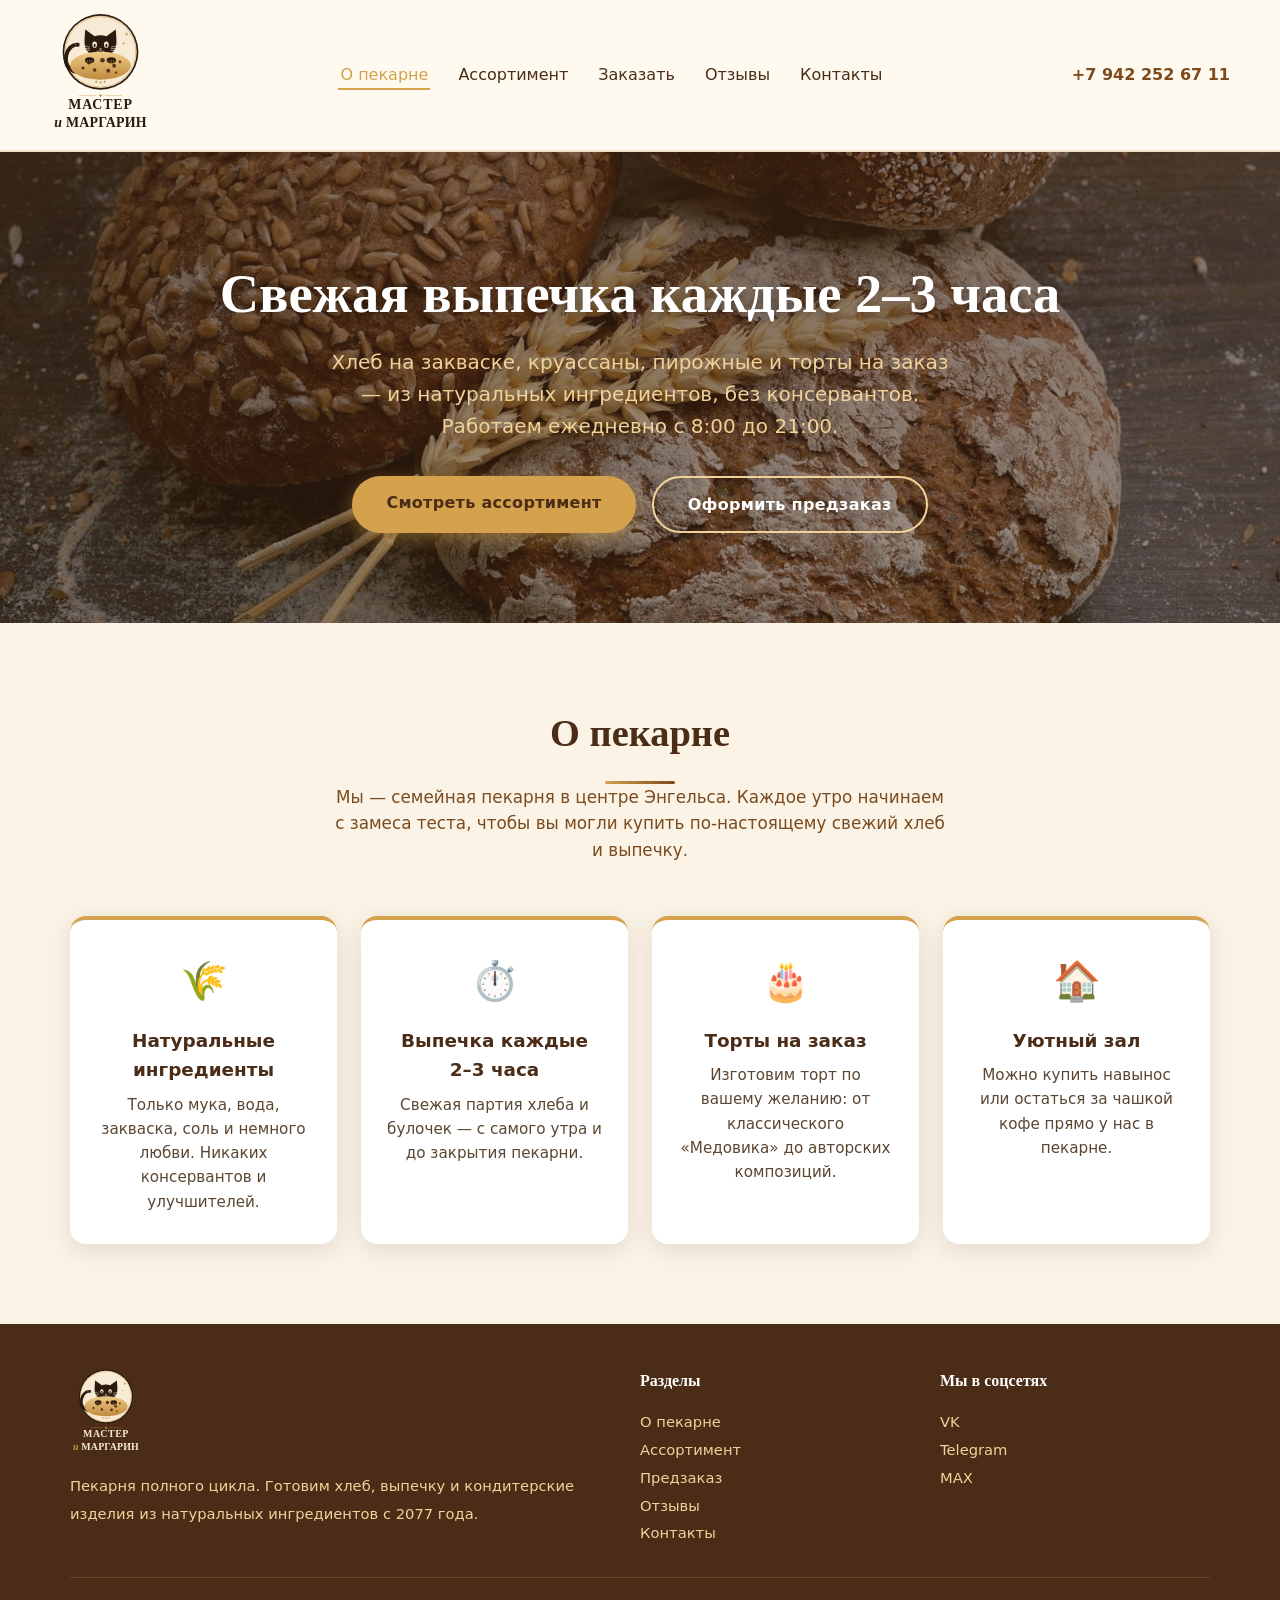
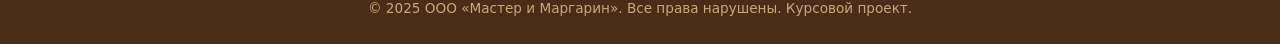
<file: index.html>
<!DOCTYPE html>
<html lang="ru">
<head>
<meta charset="UTF-8">
<meta name="viewport" content="width=device-width, initial-scale=1.0">
<title>Пекарня «Мастер и Маргарин» — свежая выпечка в Энгельсе</title>
<link rel="stylesheet" href="styles.css">
</head>
<body>

<!-- ============ шапке ============ -->
<header id="header">
  <div class="container nav">
    <a href="index.html" class="logo" aria-label="Мастер и Маргарин">
      <img src="img/logo3.svg" alt="Мастер и Маргарин">
    </a>
    <ul class="nav-links" id="navLinks">
      <li><a href="index.html" class="active">О пекарне</a></li>
      <li><a href="catalog.html">Ассортимент</a></li>
      <li><a href="order.html">Заказать</a></li>
      <li><a href="reviews.html">Отзывы</a></li>
      <li><a href="contacts.html">Контакты</a></li>
    </ul>
    <a href="tel:+79422526711" class="nav-phone">+7 942 252 67 11</a>
    <button class="burger" id="burger" aria-label="Меню">☰</button>
  </div>
</header>

<!-- ============ герой ============ -->
<section class="hero">
  <div class="container">
    <h1>Свежая выпечка каждые 2–3 часа</h1>
    <p>Хлеб на закваске, круассаны, пирожные и торты на заказ — из натуральных ингредиентов, без консервантов. Работаем ежедневно с 8:00 до 21:00.</p>
    <div class="hero-buttons">
      <a href="catalog.html" class="btn btn-primary">Смотреть ассортимент</a>
      <a href="order.html" class="btn btn-outline">Оформить предзаказ</a>
    </div>
  </div>
</section>

<!-- ============ синк Эбаут ит ============ -->
<section id="about">
  <div class="container">
    <div class="section-title">
      <h2>О пекарне</h2>
      <div class="divider"></div>
      <p>Мы — семейная пекарня в центре Энгельса. Каждое утро начинаем с замеса теста, чтобы вы могли купить по-настоящему свежий хлеб и выпечку.</p>
    </div>
    <div class="features">
      <div class="feature">
        <div class="ico">🌾</div>
        <h3>Натуральные ингредиенты</h3>
        <p>Только мука, вода, закваска, соль и немного любви. Никаких консервантов и улучшителей.</p>
      </div>
      <div class="feature">
        <div class="ico">⏱️</div>
        <h3>Выпечка каждые 2–3 часа</h3>
        <p>Свежая партия хлеба и булочек — с самого утра и до закрытия пекарни.</p>
      </div>
      <div class="feature">
        <div class="ico">🎂</div>
        <h3>Торты на заказ</h3>
        <p>Изготовим торт по вашему желанию: от классического «Медовика» до авторских композиций.</p>
      </div>
      <div class="feature">
        <div class="ico">🏠</div>
        <h3>Уютный зал</h3>
        <p>Можно купить навынос или остаться за чашкой кофе прямо у нас в пекарне.</p>
      </div>
    </div>
  </div>
</section>

<!-- ============ Vindicta ============ -->
<footer>
  <div class="container">
    <div class="footer-grid">
      <div>
        <div class="footer-logo">
          <img src="img/logowithwhitetxt.svg" alt="Мастер и Маргарин">
        </div>
        <p>Пекарня полного цикла. Готовим хлеб, выпечку и кондитерские изделия из натуральных ингредиентов с 2077 года.</p>
      </div>
      <div>
        <h4>Разделы</h4>
        <ul>
          <li><a href="index.html">О пекарне</a></li>
          <li><a href="catalog.html">Ассортимент</a></li>
          <li><a href="order.html">Предзаказ</a></li>
          <li><a href="reviews.html">Отзывы</a></li>
          <li><a href="contacts.html">Контакты</a></li>
        </ul>
      </div>
      <div>
        <h4>Мы в соцсетях</h4>
        <ul>
          <li><a href="#">VK</a></li>
          <li><a href="#">Telegram</a></li>
          <li><a href="#">MAX</a></li>
        </ul>
      </div>
    </div>
    <div class="footer-bottom">
      © 2025 ООО «Мастер и Маргарин». Все права нарушены. Курсовой проект.
    </div>
  </div>
</footer>

<script src="script.js"></script>
</body>
</html>
</file>
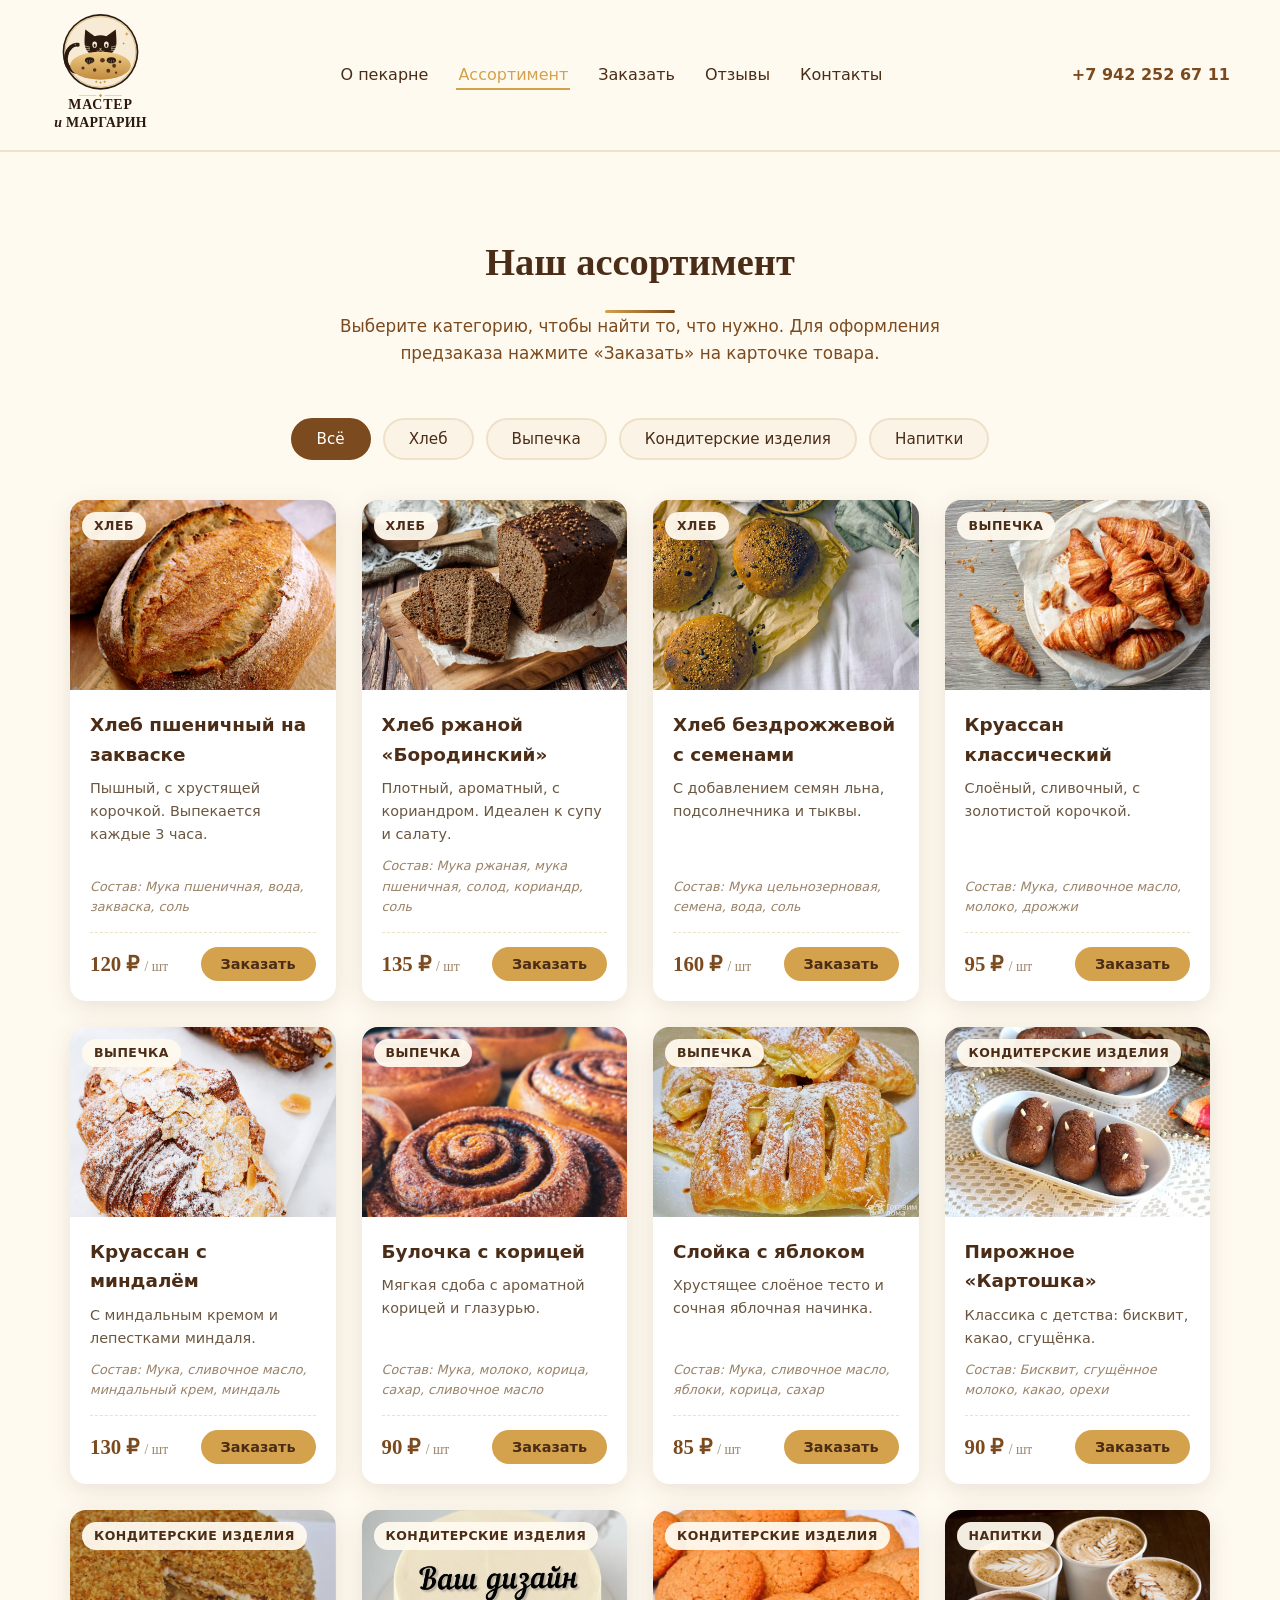
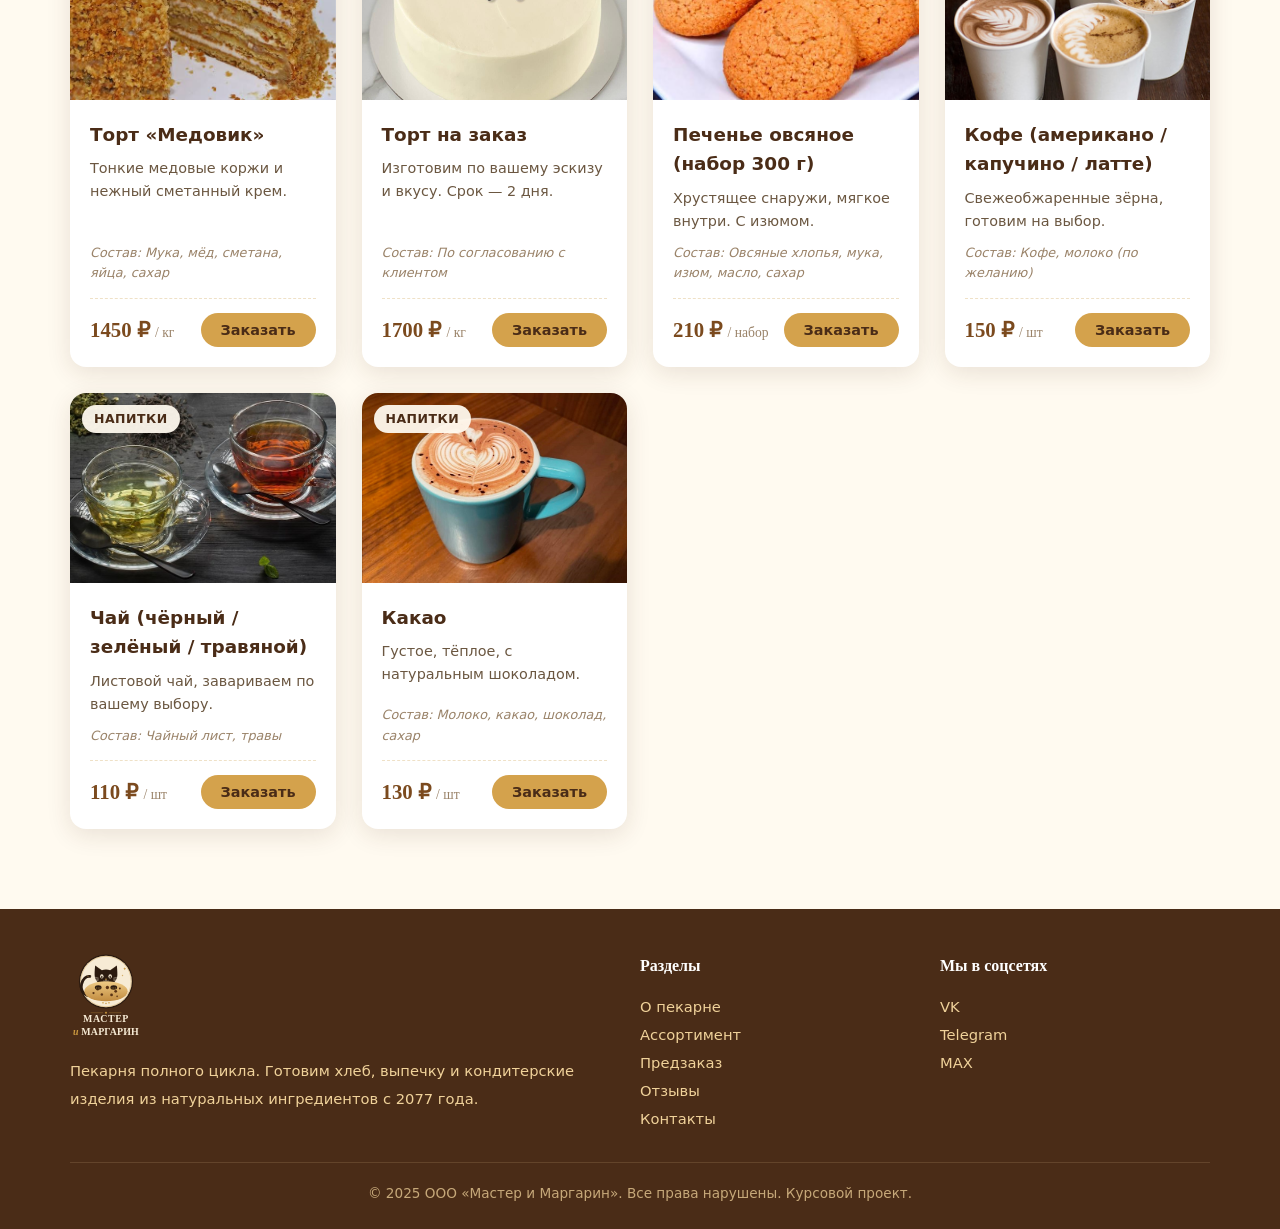
<file: catalog.html>
<!DOCTYPE html>
<html lang="ru">
<head>
<meta charset="UTF-8">
<meta name="viewport" content="width=device-width, initial-scale=1.0">
<title>Ассортимент — Пекарня «Мастер и Маргарин»</title>
<link rel="stylesheet" href="styles.css">
</head>
<body>

<!-- ============ шапке ============ -->
<header id="header">
  <div class="container nav">
    <a href="index.html" class="logo" aria-label="Мастер и Маргарин">
      <img src="img/logo3.svg" alt="Мастер и Маргарин">
    </a>
    <ul class="nav-links" id="navLinks">
      <li><a href="index.html">О пекарне</a></li>
      <li><a href="catalog.html" class="active">Ассортимент</a></li>
      <li><a href="order.html">Заказать</a></li>
      <li><a href="reviews.html">Отзывы</a></li>
      <li><a href="contacts.html">Контакты</a></li>
    </ul>
    <a href="tel:+79422526711" class="nav-phone">+7 942 252 67 11</a>
    <button class="burger" id="burger" aria-label="Меню">☰</button>
  </div>
</header>

<!-- ============ катАлог ============ -->
<section id="catalog">
  <div class="container">
    <div class="section-title">
      <h2>Наш ассортимент</h2>
      <div class="divider"></div>
      <p>Выберите категорию, чтобы найти то, что нужно. Для оформления предзаказа нажмите «Заказать» на карточке товара.</p>
    </div>

    <div class="filters" id="filters">
      <button class="filter-btn active" data-cat="all">Всё</button>
      <button class="filter-btn" data-cat="bread">Хлеб</button>
      <button class="filter-btn" data-cat="pastry">Выпечка</button>
      <button class="filter-btn" data-cat="cake">Кондитерские изделия</button>
      <button class="filter-btn" data-cat="drink">Напитки</button>
    </div>

    <div class="products" id="products"></div>
  </div>
</section>

<!-- ============ Vindicta ============ -->
<footer>
  <div class="container">
    <div class="footer-grid">
      <div>
        <div class="footer-logo">
          <img src="img/logowithwhitetxt.svg" alt="Мастер и Маргарин">
        </div>
        <p>Пекарня полного цикла. Готовим хлеб, выпечку и кондитерские изделия из натуральных ингредиентов с 2077 года.</p>
      </div>
      <div>
        <h4>Разделы</h4>
        <ul>
          <li><a href="index.html">О пекарне</a></li>
          <li><a href="catalog.html">Ассортимент</a></li>
          <li><a href="order.html">Предзаказ</a></li>
          <li><a href="reviews.html">Отзывы</a></li>
          <li><a href="contacts.html">Контакты</a></li>
        </ul>
      </div>
      <div>
        <h4>Мы в соцсетях</h4>
        <ul>
          <li><a href="#">VK</a></li>
          <li><a href="#">Telegram</a></li>
          <li><a href="#">MAX</a></li>
        </ul>
      </div>
    </div>
    <div class="footer-bottom">
      © 2025 ООО «Мастер и Маргарин». Все права нарушены. Курсовой проект.
    </div>
  </div>
</footer>

<!-- ============ МОДАЛЬНОЕ ОКНО БЫСТРОГО ЗАКАЗА ============ -->
<div class="modal-overlay" id="modalOverlay">
  <div class="modal">
    <h3>Быстрый заказ</h3>
    <p class="modal-prod" id="modalProduct">Товар</p>
    <div class="form-group">
      <label for="modalName">Имя <span class="req">*</span></label>
      <input type="text" id="modalName" class="form-control" placeholder="Ваше имя">
    </div>
    <div class="form-group">
      <label for="modalPhone">Телефон <span class="req">*</span></label>
      <input type="tel" id="modalPhone" class="form-control" placeholder="+7 (___) ___-__-__">
    </div>
    <div class="form-row">
      <div class="form-group">
        <label for="modalQty">Кол-во</label>
        <input type="number" id="modalQty" class="form-control" min="1" value="1">
      </div>
      <div class="form-group">
        <label for="modalTime">Когда</label>
        <input type="text" id="modalTime" class="form-control" placeholder="Сегодня, 18:00">
      </div>
    </div>
    <div class="modal-actions">
      <button class="btn btn-ghost" id="modalCancel">Отмена</button>
      <button class="btn btn-primary" id="modalSubmit">Заказать</button>
    </div>
  </div>
</div>

<script src="script.js"></script>
</body>
</html>
</file>
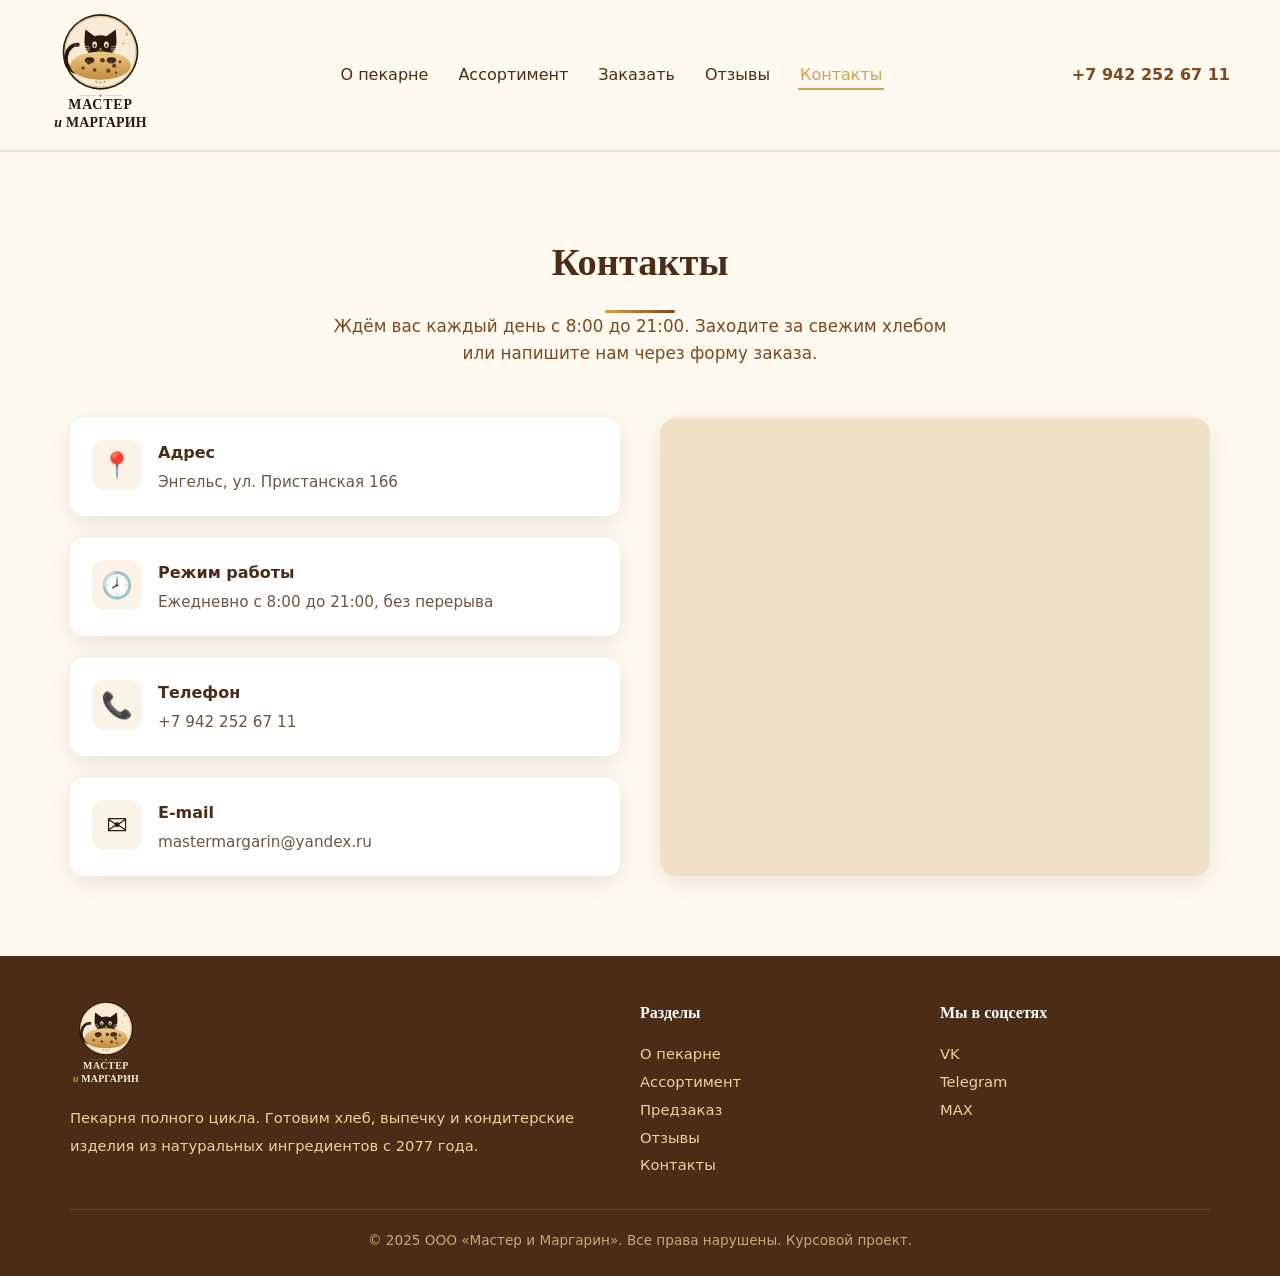
<file: contacts.html>
<!DOCTYPE html>
<html lang="ru">
<head>
<meta charset="UTF-8">
<meta name="viewport" content="width=device-width, initial-scale=1.0">
<title>Контакты — Пекарня «Мастер и Маргарин»</title>
<link rel="stylesheet" href="styles.css">
</head>
<body>

<!-- ============ шапке ============ -->
<header id="header">
  <div class="container nav">
    <a href="index.html" class="logo" aria-label="Мастер и Маргарин">
      <img src="img/logo3.svg" alt="Мастер и Маргарин">
    </a>
    <ul class="nav-links" id="navLinks">
      <li><a href="index.html">О пекарне</a></li>
      <li><a href="catalog.html">Ассортимент</a></li>
      <li><a href="order.html">Заказать</a></li>
      <li><a href="reviews.html">Отзывы</a></li>
      <li><a href="contacts.html" class="active">Контакты</a></li>
    </ul>
    <a href="tel:+79422526711" class="nav-phone">+7 942 252 67 11</a>
    <button class="burger" id="burger" aria-label="Меню">☰</button>
  </div>
</header>

<!-- ============ Шастун, и ето шоу ... ============ -->
<section id="contacts">
  <div class="container">
    <div class="section-title">
      <h2>Контакты</h2>
      <div class="divider"></div>
      <p>Ждём вас каждый день с 8:00 до 21:00. Заходите за свежим хлебом или напишите нам через форму заказа.</p>
    </div>

    <div class="contacts-grid">
      <div class="contact-info">
        <div class="contact-item">
          <div class="ico">📍</div>
          <div>
            <h4>Адрес</h4>
            <p>Энгельс, ул. Пристанская 166</p>
          </div>
        </div>
        <div class="contact-item">
          <div class="ico">🕗</div>
          <div>
            <h4>Режим работы</h4>
            <p>Ежедневно с 8:00 до 21:00, без перерыва</p>
          </div>
        </div>
        <div class="contact-item">
          <div class="ico">📞</div>
          <div>
            <h4>Телефон</h4>
            <p><a href="tel:+79422526711">+7 942 252 67 11</a></p>
          </div>
        </div>
        <div class="contact-item">
          <div class="ico">✉️</div>
          <div>
            <h4>E-mail</h4>
            <p><a href="mailto:mastermargarin@yandex.ru">mastermargarin@yandex.ru</a></p>
          </div>
        </div>
      </div>

      <div class="map">
        <iframe
          src="https://www.openstreetmap.org/export/embed.html?bbox=46.1620%2C51.5050%2C46.1710%2C51.5100&layer=mapnik&marker=51.5074%2C46.1670"
          loading="lazy" title="Карта расположения пекарни"></iframe>
      </div>
    </div>
  </div>
</section>

<!-- ============ Vindicta ============ -->
<footer>
  <div class="container">
    <div class="footer-grid">
      <div>
        <div class="footer-logo">
          <img src="img/logowithwhitetxt.svg" alt="Мастер и Маргарин">
        </div>
        <p>Пекарня полного цикла. Готовим хлеб, выпечку и кондитерские изделия из натуральных ингредиентов с 2077 года.</p>
      </div>
      <div>
        <h4>Разделы</h4>
        <ul>
          <li><a href="index.html">О пекарне</a></li>
          <li><a href="catalog.html">Ассортимент</a></li>
          <li><a href="order.html">Предзаказ</a></li>
          <li><a href="reviews.html">Отзывы</a></li>
          <li><a href="contacts.html">Контакты</a></li>
        </ul>
      </div>
      <div>
        <h4>Мы в соцсетях</h4>
        <ul>
          <li><a href="#">VK</a></li>
          <li><a href="#">Telegram</a></li>
          <li><a href="#">MAX</a></li>
        </ul>
      </div>
    </div>
    <div class="footer-bottom">
      © 2025 ООО «Мастер и Маргарин». Все права нарушены. Курсовой проект.
    </div>
  </div>
</footer>

<script src="script.js"></script>
</body>
</html>
</file>
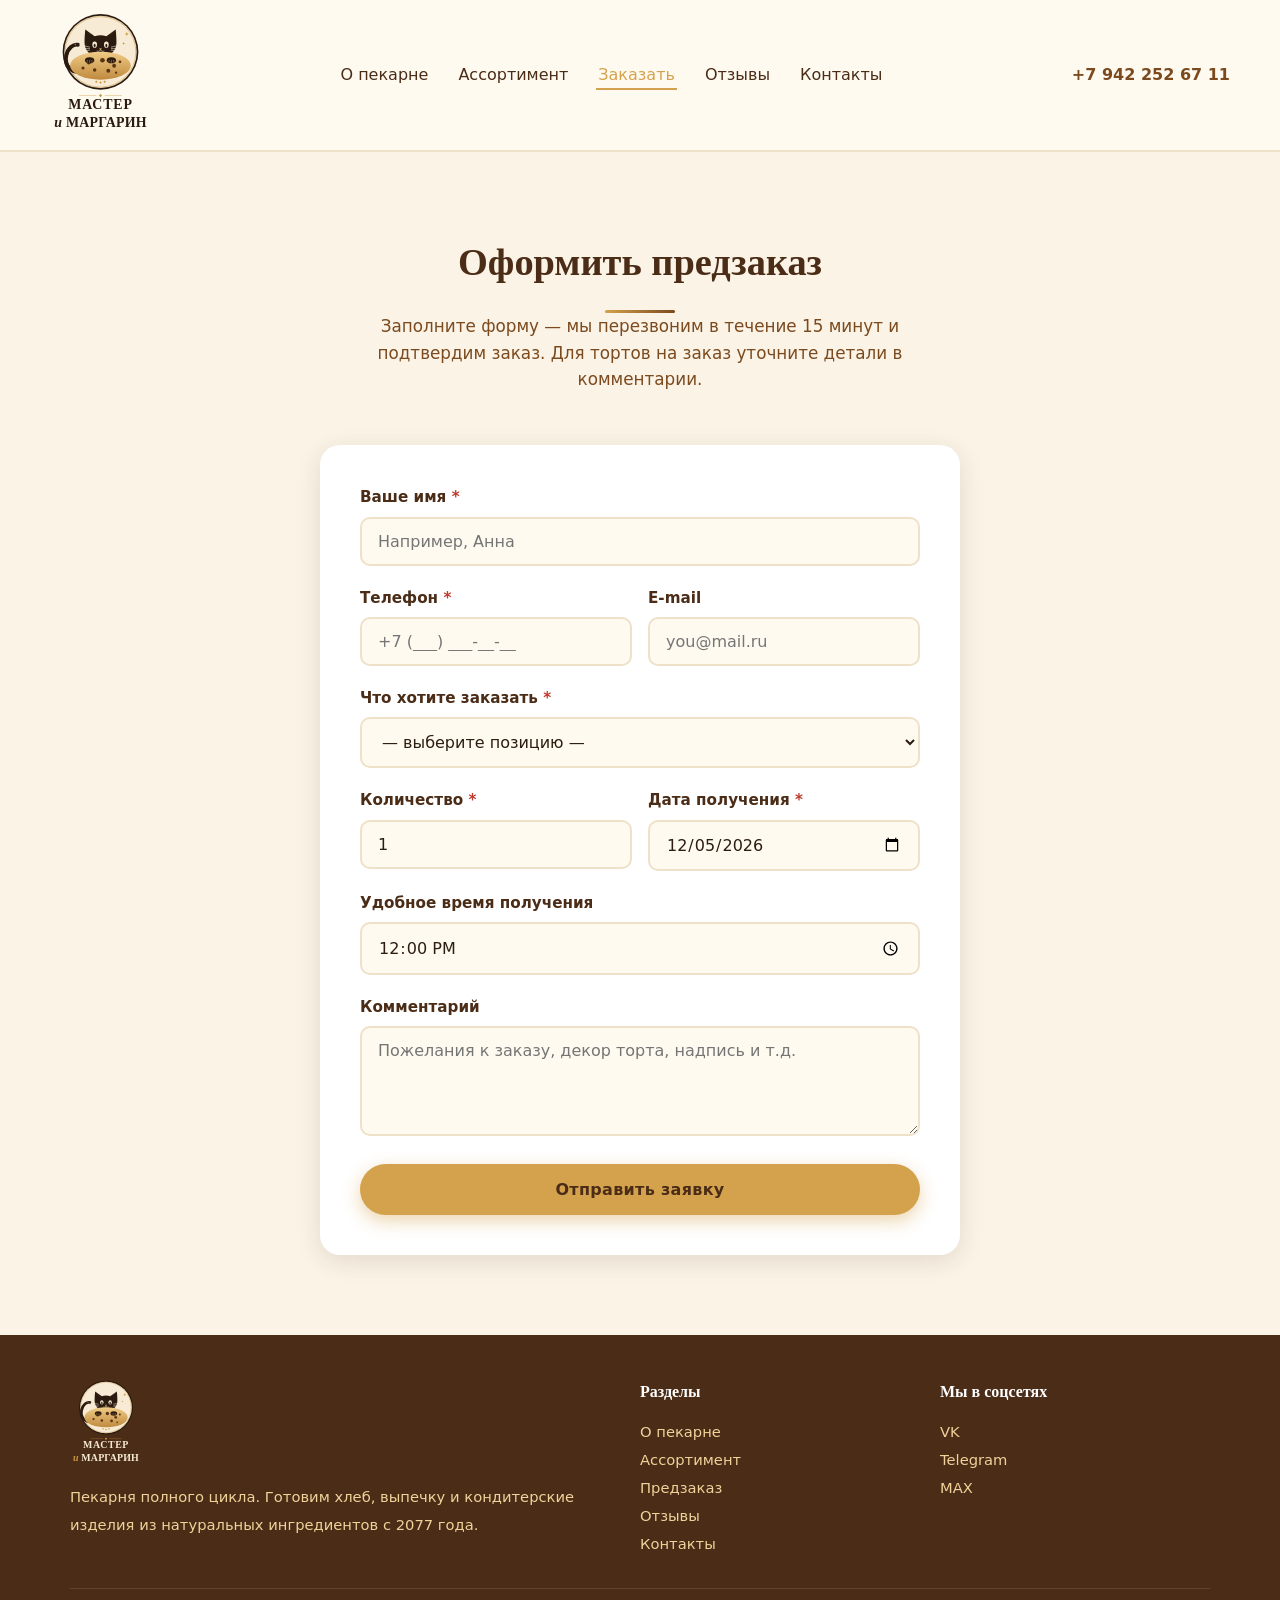
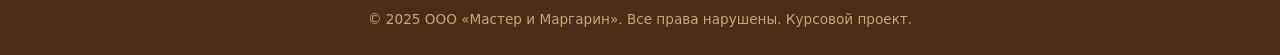
<file: order.html>
<!DOCTYPE html>
<html lang="ru">
<head>
<meta charset="UTF-8">
<meta name="viewport" content="width=device-width, initial-scale=1.0">
<title>Оформить предзаказ — Пекарня «Мастер и Маргарин»</title>
<link rel="stylesheet" href="styles.css">
</head>
<body>

<!-- ============ шапке ============ -->
<header id="header">
  <div class="container nav">
    <a href="index.html" class="logo" aria-label="Мастер и Маргарин">
      <img src="img/logo3.svg" alt="Мастер и Маргарин">
    </a>
    <ul class="nav-links" id="navLinks">
      <li><a href="index.html">О пекарне</a></li>
      <li><a href="catalog.html">Ассортимент</a></li>
      <li><a href="order.html" class="active">Заказать</a></li>
      <li><a href="reviews.html">Отзывы</a></li>
      <li><a href="contacts.html">Контакты</a></li>
    </ul>
    <a href="tel:+79422526711" class="nav-phone">+7 942 252 67 11</a>
    <button class="burger" id="burger" aria-label="Меню">☰</button>
  </div>
</header>

<!-- ============ форма заказа ============ -->
<section id="order">
  <div class="container">
    <div class="section-title">
      <h2>Оформить предзаказ</h2>
      <div class="divider"></div>
      <p>Заполните форму — мы перезвоним в течение 15 минут и подтвердим заказ. Для тортов на заказ уточните детали в комментарии.</p>
    </div>

    <div class="form-wrap">
      <form id="orderForm" novalidate>
        <div class="form-group">
          <label for="orderName">Ваше имя <span class="req">*</span></label>
          <input type="text" id="orderName" class="form-control" placeholder="Например, Анна" required>
          <div class="error-msg">Пожалуйста, укажите имя (не менее 2 символов)</div>
        </div>

        <div class="form-row">
          <div class="form-group">
            <label for="orderPhone">Телефон <span class="req">*</span></label>
            <input type="tel" id="orderPhone" class="form-control" placeholder="+7 (___) ___-__-__" required>
            <div class="error-msg">Введите корректный номер телефона</div>
          </div>
          <div class="form-group">
            <label for="orderEmail">E-mail</label>
            <input type="email" id="orderEmail" class="form-control" placeholder="you@mail.ru">
            <div class="error-msg">Проверьте формат e-mail</div>
          </div>
        </div>

        <div class="form-group">
          <label for="orderProduct">Что хотите заказать <span class="req">*</span></label>
          <select id="orderProduct" class="form-control" required>
            <option value="">— выберите позицию —</option>
            <optgroup label="Хлеб">
              <option>Хлеб пшеничный на закваске</option>
              <option>Хлеб ржаной «Бородинский»</option>
              <option>Хлеб бездрожжевой с семенами</option>
            </optgroup>
            <optgroup label="Выпечка">
              <option>Круассан классический</option>
              <option>Круассан с миндалём</option>
              <option>Булочка с корицей</option>
              <option>Слойка с яблоком</option>
            </optgroup>
            <optgroup label="Кондитерские изделия">
              <option>Пирожное «Картошка»</option>
              <option>Торт «Медовик»</option>
              <option>Торт на заказ</option>
              <option>Печенье овсяное (набор)</option>
            </optgroup>
            <optgroup label="Напитки">
              <option>Кофе (американо / капучино / латте)</option>
              <option>Чай (чёрный / зелёный / травяной)</option>
              <option>Какао</option>
            </optgroup>
            <optgroup label="Крупный заказ">
              <option>Большая партия выпечки (банкет, мероприятие)</option>
            </optgroup>
          </select>
          <div class="error-msg">Пожалуйста, выберите товар</div>
        </div>

        <div class="form-row">
          <div class="form-group">
            <label for="orderQty">Количество <span class="req">*</span></label>
            <input type="number" id="orderQty" class="form-control" min="1" value="1" required>
            <div class="error-msg">Укажите количество (не менее 1)</div>
          </div>
          <div class="form-group">
            <label for="orderDate">Дата получения <span class="req">*</span></label>
            <input type="date" id="orderDate" class="form-control" required>
            <div class="error-msg">Выберите дату (не ранее сегодняшнего дня)</div>
          </div>
        </div>

        <div class="form-group">
          <label for="orderTime">Удобное время получения</label>
          <input type="time" id="orderTime" class="form-control" min="08:00" max="21:00" value="12:00">
        </div>

        <div class="form-group">
          <label for="orderComment">Комментарий</label>
          <textarea id="orderComment" class="form-control" placeholder="Пожелания к заказу, декор торта, надпись и т.д."></textarea>
        </div>

        <button type="submit" class="btn btn-primary" style="width:100%;padding:16px;">Отправить заявку</button>
      </form>

      <div class="form-success" id="orderSuccess">
        <div class="check">✓</div>
        <h3>Заявка отправлена!</h3>
        <p>Спасибо, мы свяжемся с вами в течение 15 минут для подтверждения заказа.</p>
      </div>
    </div>
  </div>
</section>

<!-- ============ Vindicta ============ -->
<footer>
  <div class="container">
    <div class="footer-grid">
      <div>
        <div class="footer-logo">
          <img src="img/logowithwhitetxt.svg" alt="Мастер и Маргарин">
        </div>
        <p>Пекарня полного цикла. Готовим хлеб, выпечку и кондитерские изделия из натуральных ингредиентов с 2077 года.</p>
      </div>
      <div>
        <h4>Разделы</h4>
        <ul>
          <li><a href="index.html">О пекарне</a></li>
          <li><a href="catalog.html">Ассортимент</a></li>
          <li><a href="order.html">Предзаказ</a></li>
          <li><a href="reviews.html">Отзывы</a></li>
          <li><a href="contacts.html">Контакты</a></li>
        </ul>
      </div>
      <div>
        <h4>Мы в соцсетях</h4>
        <ul>
          <li><a href="#">VK</a></li>
          <li><a href="#">Telegram</a></li>
          <li><a href="#">MAX</a></li>
        </ul>
      </div>
    </div>
    <div class="footer-bottom">
      © 2025 ООО «Мастер и Маргарин». Все права нарушены. Курсовой проект.
    </div>
  </div>
</footer>

<script src="script.js"></script>
</body>
</html>
</file>
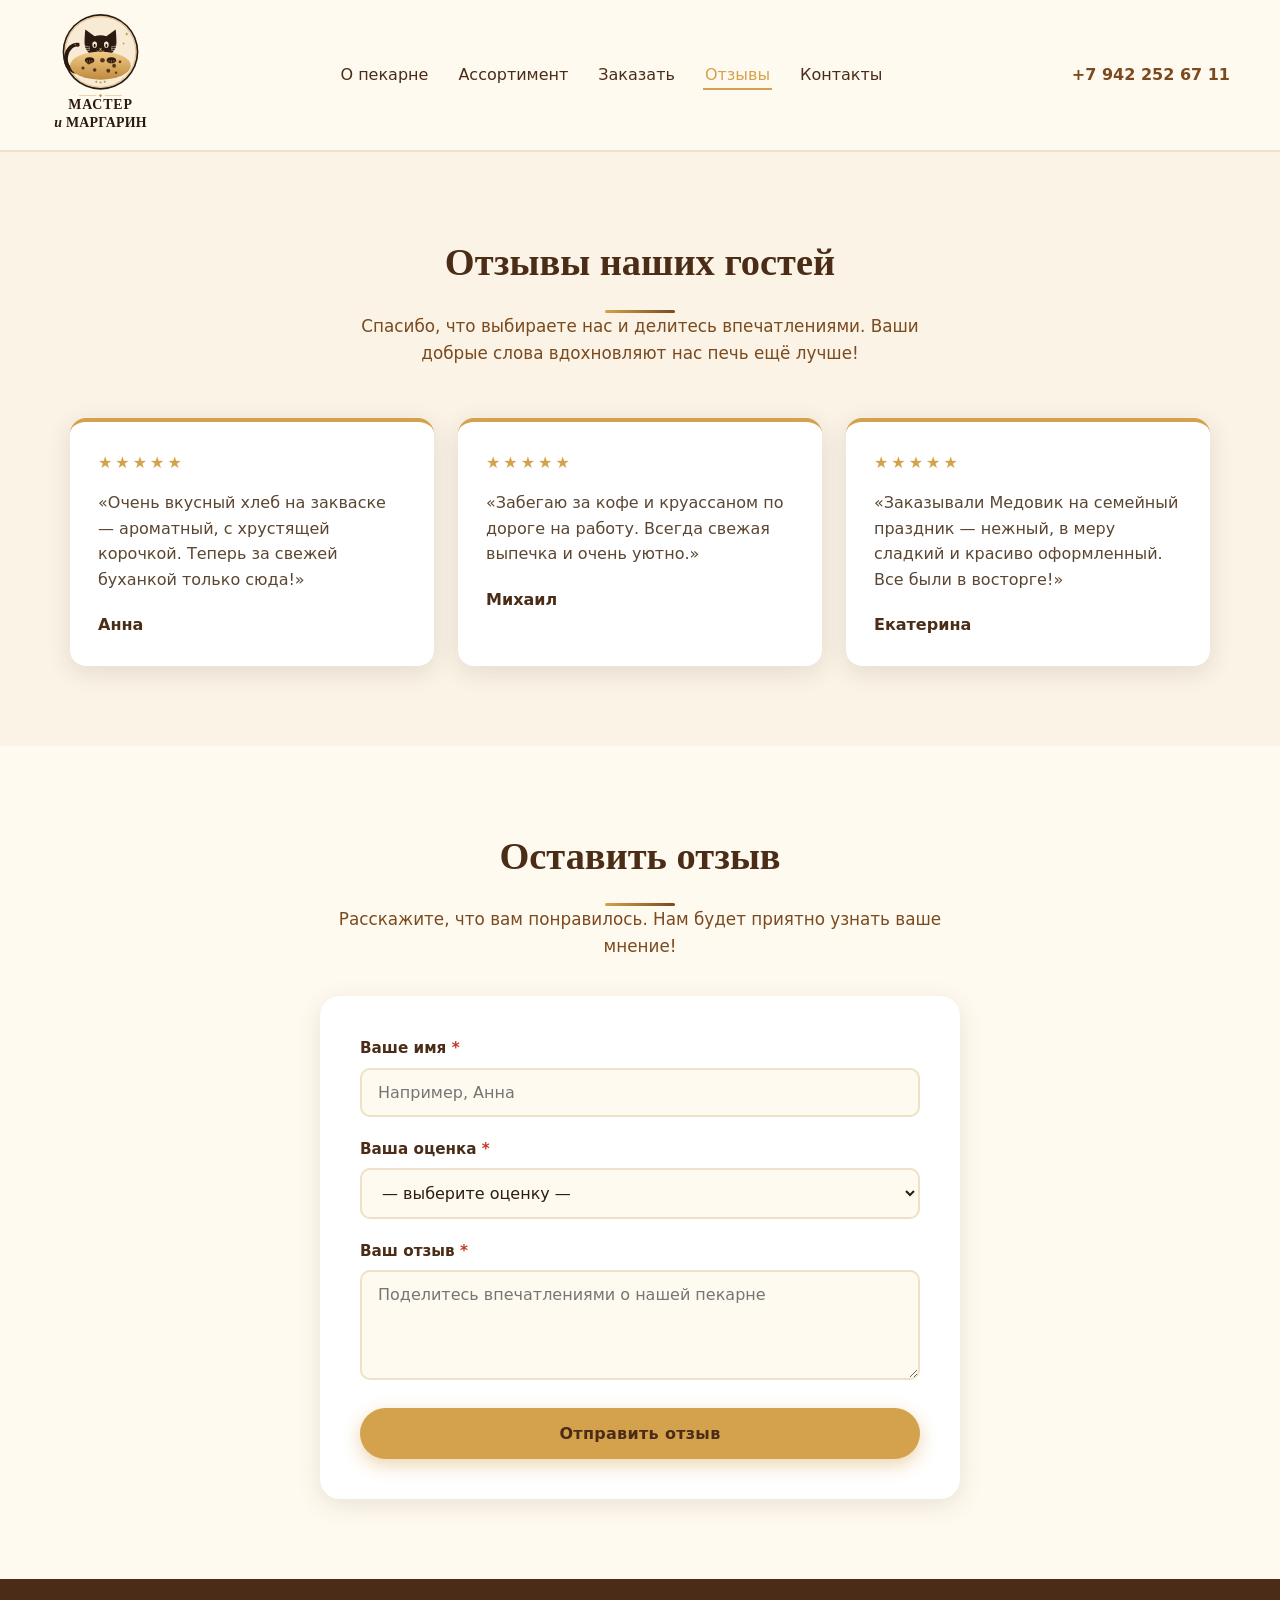
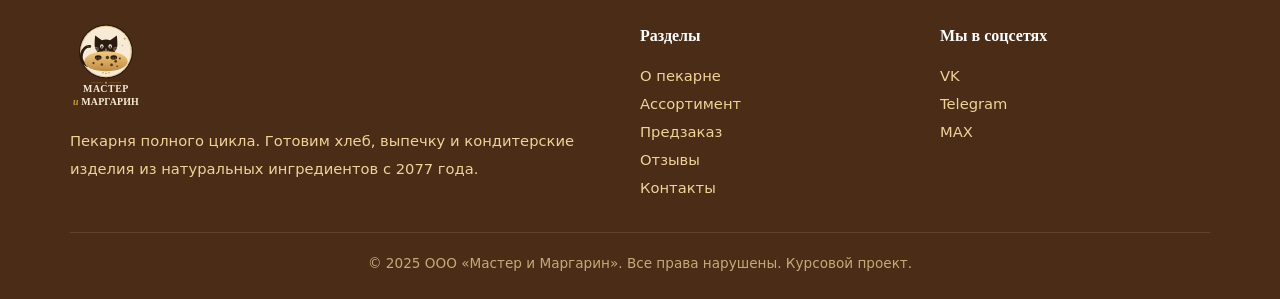
<file: reviews.html>
<!DOCTYPE html>
<html lang="ru">
<head>
<meta charset="UTF-8">
<meta name="viewport" content="width=device-width, initial-scale=1.0">
<title>Отзывы — Пекарня «Мастер и Маргарин»</title>
<link rel="stylesheet" href="styles.css">
</head>
<body>

<header id="header">
  <div class="container nav">
    <a href="index.html" class="logo" aria-label="Мастер и Маргарин">
      <img src="img/logo3.svg" alt="Мастер и Маргарин">
    </a>
    <ul class="nav-links" id="navLinks">
      <li><a href="index.html">О пекарне</a></li>
      <li><a href="catalog.html">Ассортимент</a></li>
      <li><a href="order.html">Заказать</a></li>
      <li><a href="reviews.html" class="active">Отзывы</a></li>
      <li><a href="contacts.html">Контакты</a></li>
    </ul>
    <a href="tel:+79422526711" class="nav-phone">+7 942 252 67 11</a>
    <button class="burger" id="burger" aria-label="Меню">☰</button>
  </div>
</header>

<main>
  <section id="reviews">
    <div class="container">
      <div class="section-title">
        <h2>Отзывы наших гостей</h2>
        <div class="divider"></div>
        <p>Спасибо, что выбираете нас и делитесь впечатлениями. Ваши добрые слова вдохновляют нас печь ещё лучше!</p>
      </div>

      <div class="reviews-grid">
        <article class="review-card">
          <div class="review-rating" aria-label="5 из 5">★★★★★</div>
          <blockquote>«Очень вкусный хлеб на закваске — ароматный, с хрустящей корочкой. Теперь за свежей буханкой только сюда!»</blockquote>
          <p class="review-author">Анна</p>
        </article>
        <article class="review-card">
          <div class="review-rating" aria-label="5 из 5">★★★★★</div>
          <blockquote>«Забегаю за кофе и круассаном по дороге на работу. Всегда свежая выпечка и очень уютно.»</blockquote>
          <p class="review-author">Михаил</p>
        </article>
        <article class="review-card">
          <div class="review-rating" aria-label="5 из 5">★★★★★</div>
          <blockquote>«Заказывали Медовик на семейный праздник — нежный, в меру сладкий и красиво оформленный. Все были в восторге!»</blockquote>
          <p class="review-author">Екатерина</p>
        </article>
      </div>
    </div>
  </section>

  <section class="review-form-section" id="leave-review">
    <div class="container">
      <div class="section-title">
        <h2>Оставить отзыв</h2>
        <div class="divider"></div>
        <p>Расскажите, что вам понравилось. Нам будет приятно узнать ваше мнение!</p>
      </div>

      <div class="form-wrap">
        <form id="reviewForm">
          <div class="form-group">
            <label for="reviewName">Ваше имя <span class="req">*</span></label>
            <input type="text" id="reviewName" class="form-control" placeholder="Например, Анна" minlength="2" required>
          </div>
          <div class="form-group">
            <label for="reviewRating">Ваша оценка <span class="req">*</span></label>
            <select id="reviewRating" class="form-control" required>
              <option value="">— выберите оценку —</option>
              <option value="5">★★★★★ — Отлично</option>
              <option value="4">★★★★☆ — Хорошо</option>
              <option value="3">★★★☆☆ — Нормально</option>
              <option value="2">★★☆☆☆ — Есть замечания</option>
              <option value="1">★☆☆☆☆ — Не понравилось</option>
            </select>
          </div>
          <div class="form-group">
            <label for="reviewText">Ваш отзыв <span class="req">*</span></label>
            <textarea id="reviewText" class="form-control" placeholder="Поделитесь впечатлениями о нашей пекарне" minlength="5" required></textarea>
          </div>
          <button type="submit" class="btn btn-primary" style="width:100%;padding:16px;">Отправить отзыв</button>
        </form>

        <div class="form-success" id="reviewSuccess" role="status" aria-live="polite">
          <div class="check">✓</div>
          <h3>Спасибо за отзыв!</h3>
          <p>Ваше мнение очень важно для нас.</p>
        </div>
      </div>
    </div>
  </section>
</main>

<footer>
  <div class="container">
    <div class="footer-grid">
      <div>
        <div class="footer-logo">
          <img src="img/logowithwhitetxt.svg" alt="Мастер и Маргарин">
        </div>
        <p>Пекарня полного цикла. Готовим хлеб, выпечку и кондитерские изделия из натуральных ингредиентов с 2077 года.</p>
      </div>
      <div>
        <h4>Разделы</h4>
        <ul>
          <li><a href="index.html">О пекарне</a></li>
          <li><a href="catalog.html">Ассортимент</a></li>
          <li><a href="order.html">Предзаказ</a></li>
          <li><a href="reviews.html">Отзывы</a></li>
          <li><a href="contacts.html">Контакты</a></li>
        </ul>
      </div>
      <div>
        <h4>Мы в соцсетях</h4>
        <ul>
          <li><a href="#">VK</a></li>
          <li><a href="#">Telegram</a></li>
          <li><a href="#">MAX</a></li>
        </ul>
      </div>
    </div>
    <div class="footer-bottom">
      © 2025 ООО «Мастер и Маргарин». Все права нарушены. Курсовой проект.
    </div>
  </div>
</footer>

<script src="script.js"></script>
</body>
</html>
</file>
<file: styles.css>
/* ============ база-наса ============ */
* { margin: 0; padding: 0; box-sizing: border-box; }
:root {
  --brown-dark: #4a2c17;
  --brown: #7b4a1e;
  --gold: #d4a24c;
  --gold-light: #f0d29a;
  --beige: #faf3e6;
  --beige-dark: #efe1c7;
  --cream: #fffaf0;
  --text: #2b1d10;
  --shadow: 0 6px 24px rgba(74, 44, 23, 0.12);
}
html { scroll-behavior: smooth; }
body {
  font-family: 'Segoe UI', 'Trebuchet MS', system-ui, sans-serif;
  color: var(--text);
  background: var(--cream);
  line-height: 1.6;
}
img { max-width: 100%; display: block; }
a { color: inherit; text-decoration: none; }
button { cursor: pointer; font-family: inherit; }

.container { max-width: 1180px; margin: 0 auto; padding: 0 20px; }

/* ============ шапке ============ */
header {
  position: sticky; top: 0; z-index: 100;
  background: rgba(255, 250, 240, 0.96);
  backdrop-filter: blur(8px);
  border-bottom: 2px solid var(--beige-dark);
  transition: box-shadow .3s;
}
header.scrolled { box-shadow: var(--shadow); }
.nav {
  display: flex; align-items: center; justify-content: space-between;
  padding: 12px 0; gap: 20px;
}
.logo {
  display: flex; align-items: center;
  font-family: Georgia, serif; font-weight: bold;
  font-size: 1.4rem; color: var(--brown-dark);
}
.logo img {
  width: 101px;
  height: auto;
  display: block;
}
.logo-icon {
  width: 44px; height: 44px; border-radius: 50%;
  background: linear-gradient(135deg, var(--gold), var(--brown));
  display: flex; align-items: center; justify-content: center;
  font-size: 1.4rem; color: #fff;
}
.nav-links {
  display: flex; gap: 26px; list-style: none;
}
.nav-links a {
  font-weight: 500; color: var(--brown-dark);
  padding: 6px 2px; position: relative;
  transition: color .25s;
}
.nav-links a::after {
  content: ''; position: absolute; left: 0; bottom: 0;
  width: 0; height: 2px; background: var(--gold);
  transition: width .3s;
}
.nav-links a:hover { color: var(--gold); }
.nav-links a:hover::after { width: 100%; }
.nav-links a.active { color: var(--gold); }
.nav-links a.active::after { width: 100%; }
.nav-phone {
  font-weight: 600; color: var(--brown);
  white-space: nowrap;
}
.burger {
  display: none; background: none; border: none;
  font-size: 1.7rem; color: var(--brown-dark);
}

/* ============ герой ============ */
.hero {
  background:
    linear-gradient(rgba(74,44,23,.62), rgba(74,44,23,.45)),
    url('img/bread-hero.jpg') center/cover no-repeat;
  color: #fff; padding: 110px 0 90px;
  text-align: center;
}
.hero h1 {
  font-family: Georgia, serif; font-size: clamp(2rem, 5vw, 3.4rem);
  margin-bottom: 18px; line-height: 1.2;
  text-shadow: 0 2px 12px rgba(0,0,0,.35);
}
.hero p {
  font-size: clamp(1rem, 2vw, 1.25rem);
  max-width: 640px; margin: 0 auto 34px;
  color: var(--gold-light);
}
.btn {
  display: inline-block; padding: 14px 34px;
  border-radius: 50px; border: none;
  font-size: 1rem; font-weight: 600;
  transition: transform .2s, box-shadow .25s, background .25s;
  letter-spacing: .3px;
}
.btn-primary {
  background: var(--gold); color: var(--brown-dark);
  box-shadow: 0 6px 18px rgba(212,162,76,.45);
}
.btn-primary:hover { transform: translateY(-3px); background: #e0b45c; }
.btn-outline {
  background: transparent; color: #fff;
  border: 2px solid var(--gold-light);
}
.btn-outline:hover { background: var(--gold-light); color: var(--brown-dark); }
.hero-buttons { display: flex; gap: 16px; justify-content: center; flex-wrap: wrap; }

/* ============ Ключ от секционной ============ */
section { padding: 80px 0; }
.section-title {
  text-align: center; margin-bottom: 52px;
}
.section-title h2 {
  font-family: Georgia, serif; color: var(--brown-dark);
  font-size: clamp(1.7rem, 3.5vw, 2.4rem);
  margin-bottom: 12px;
}
.section-title p {
  color: var(--brown); max-width: 620px; margin: 0 auto;
  font-size: 1.05rem;
}
.section-title .divider {
  width: 70px; height: 3px; margin: 16px auto 0;
  background: linear-gradient(90deg, var(--gold), var(--brown));
  border-radius: 3px;
}

/* ============ Овас, о вас? ============ */
#about { background: var(--beige); }
.features {
  display: grid; grid-template-columns: repeat(auto-fit, minmax(230px, 1fr));
  gap: 24px; margin-top: 20px;
}
.feature {
  background: #fff; padding: 30px 26px; border-radius: 16px;
  box-shadow: var(--shadow); text-align: center;
  transition: transform .25s;
  border-top: 4px solid var(--gold);
}
.feature:hover { transform: translateY(-6px); }
.feature .ico {
  font-size: 2.4rem; margin-bottom: 14px;
}
.feature h3 { color: var(--brown-dark); margin-bottom: 8px; font-size: 1.15rem; }
.feature p { color: #5a4632; font-size: .95rem; }

/* ============ отзывы ============ */
#reviews { background: var(--beige); }
.reviews-grid {
  display: grid; grid-template-columns: repeat(auto-fit, minmax(260px, 1fr));
  gap: 24px;
}
.review-card {
  background: #fff; padding: 28px; border-radius: 16px;
  box-shadow: var(--shadow); border-top: 4px solid var(--gold);
}
.review-rating { color: var(--gold); letter-spacing: 3px; margin-bottom: 14px; }
.review-card blockquote { color: #5a4632; margin-bottom: 20px; }
.review-author { color: var(--brown-dark); font-weight: 600; }
.review-product { color: #9a8369; font-size: .9rem; }
.review-form-section { background: var(--cream); }
.review-form-section .section-title { margin-bottom: 36px; }

/* ============ катАлог ============ */
.filters {
  display: flex; flex-wrap: wrap; gap: 12px;
  justify-content: center; margin-bottom: 40px;
}
.filter-btn {
  padding: 10px 24px; border-radius: 50px;
  background: var(--beige); color: var(--brown-dark);
  border: 2px solid var(--beige-dark);
  font-weight: 500; font-size: .95rem;
  transition: all .25s;
}
.filter-btn:hover { border-color: var(--gold); }
.filter-btn.active {
  background: var(--brown); color: #fff;
  border-color: var(--brown);
}

.products {
  display: grid;
  grid-template-columns: repeat(auto-fill, minmax(260px, 1fr));
  gap: 26px;
}
.card {
  background: #fff; border-radius: 16px;
  overflow: hidden; box-shadow: var(--shadow);
  display: flex; flex-direction: column;
  transition: transform .28s, box-shadow .28s;
}
.card:hover { transform: translateY(-6px); box-shadow: 0 14px 34px rgba(74,44,23,.18); }
.card-img {
  height: 190px; background-size: cover; background-position: center;
  position: relative;
}
.card-category {
  position: absolute; top: 12px; left: 12px;
  background: rgba(255,250,240,.94); color: var(--brown-dark);
  padding: 4px 12px; border-radius: 20px;
  font-size: .78rem; font-weight: 600; text-transform: uppercase;
  letter-spacing: .5px;
}
.card-body { padding: 20px; display: flex; flex-direction: column; flex: 1; }
.card-body h3 { color: var(--brown-dark); font-size: 1.15rem; margin-bottom: 8px; }
.card-desc { color: #6b5741; font-size: .9rem; margin-bottom: 10px; flex: 1; }
.card-comp { color: #9a8369; font-size: .8rem; margin-bottom: 14px; font-style: italic; }
.card-footer {
  display: flex; justify-content: space-between; align-items: center;
  gap: 12px; padding-top: 14px; border-top: 1px dashed var(--beige-dark);
}
.price {
  font-family: Georgia, serif; font-size: 1.3rem;
  color: var(--brown); font-weight: bold;
}
.price small { font-size: .85rem; color: #9a8369; font-weight: normal; }
.btn-order {
  padding: 9px 20px; border-radius: 50px;
  background: var(--gold); color: var(--brown-dark);
  border: none; font-weight: 600; font-size: .9rem;
  transition: background .2s, transform .2s;
}
.btn-order:hover { background: #e0b45c; transform: scale(1.05); }

/* ============ заказуем ============ */
#order { background: var(--beige); }
.form-wrap {
  max-width: 640px; margin: 0 auto;
  background: #fff; padding: 40px; border-radius: 20px;
  box-shadow: var(--shadow);
}
.form-group { margin-bottom: 20px; }
.form-group label {
  display: block; margin-bottom: 7px;
  color: var(--brown-dark); font-weight: 600; font-size: .95rem;
}
.form-group label .req { color: #c0392b; }
.form-control {
  width: 100%; padding: 13px 16px;
  border: 2px solid var(--beige-dark); border-radius: 10px;
  font-size: 1rem; font-family: inherit;
  background: var(--cream); color: var(--text);
  transition: border-color .25s, box-shadow .25s;
}
.form-control:focus {
  outline: none; border-color: var(--gold);
  box-shadow: 0 0 0 4px rgba(212,162,76,.18);
}
textarea.form-control { resize: vertical; min-height: 110px; }
.form-row { display: grid; grid-template-columns: 1fr 1fr; gap: 16px; }
.error-msg { color: #c0392b; font-size: .83rem; margin-top: 5px; display: none; }
.form-group.invalid .form-control { border-color: #c0392b; }
.form-group.invalid .error-msg { display: block; }

.form-success {
  display: none; text-align: center; padding: 40px 20px;
}
.form-success .check {
  width: 70px; height: 70px; border-radius: 50%;
  background: #e8f5e9; color: #2e7d32;
  display: flex; align-items: center; justify-content: center;
  font-size: 2.2rem; margin: 0 auto 20px;
}
.form-success h3 { color: var(--brown-dark); margin-bottom: 10px; }
.form-success p { color: #6b5741; }

/* ============ Шастун, и ето шоу ... ============ */
.contacts-grid {
  display: grid; grid-template-columns: 1fr 1fr; gap: 40px;
  align-items: start;
}
.contact-info { display: flex; flex-direction: column; gap: 22px; }
.contact-item {
  display: flex; gap: 16px; align-items: flex-start;
  background: #fff; padding: 22px; border-radius: 14px;
  box-shadow: var(--shadow);
}
.contact-item .ico {
  font-size: 1.6rem; flex-shrink: 0;
  width: 50px; height: 50px; border-radius: 12px;
  background: var(--beige); display: flex;
  align-items: center; justify-content: center;
}
.contact-item h4 { color: var(--brown-dark); margin-bottom: 4px; }
.contact-item p { color: #6b5741; font-size: .95rem; }
.map {
  border-radius: 16px; overflow: hidden;
  box-shadow: var(--shadow); height: 100%; min-height: 320px;
  background: var(--beige-dark);
}
.map iframe { width: 100%; height: 100%; min-height: 320px; border: 0; }

/* ============ VINDICTA ============ */
footer {
  background: var(--brown-dark); color: var(--gold-light);
  padding: 44px 0 24px; margin-top: 0;
}
.footer-grid {
  display: grid; grid-template-columns: 2fr 1fr 1fr;
  gap: 30px; margin-bottom: 30px;
}
footer h4 { color: #fff; margin-bottom: 14px; font-family: Georgia, serif; }
footer p, footer li { font-size: .92rem; line-height: 1.9; }
footer ul { list-style: none; }
footer a { transition: color .2s; }
footer a:hover { color: var(--gold); }
.footer-bottom {
  border-top: 1px solid rgba(240,210,154,.2);
  padding-top: 20px; text-align: center;
  font-size: .85rem; opacity: .75;
}
.footer-logo {
  display: flex; align-items: center; gap: 10px;
  font-family: Georgia, serif; font-size: 1.3rem;
  color: #fff; margin-bottom: 14px;
}
.footer-logo img {
  width: 72px;
  height: auto;
}

/* ============ МОДАЛКА ============ */
.modal-overlay {
  position: fixed; inset: 0; background: rgba(43,29,16,.65);
  display: none; align-items: center; justify-content: center;
  z-index: 200; padding: 20px;
}
.modal-overlay.open { display: flex; }
.modal {
  background: #fff; padding: 34px; border-radius: 18px;
  max-width: 460px; width: 100%;
  box-shadow: 0 20px 60px rgba(0,0,0,.35);
  animation: pop .3s ease;
}
@keyframes pop {
  from { transform: scale(.9); opacity: 0; }
  to { transform: scale(1); opacity: 1; }
}
.modal h3 { color: var(--brown-dark); margin-bottom: 8px; font-family: Georgia, serif; }
.modal .modal-prod {
  color: var(--brown); font-weight: 600; margin-bottom: 18px;
}
.modal .form-row { margin-top: 0; }
.modal-actions { display: flex; gap: 12px; margin-top: 8px; }
.modal-actions .btn { flex: 1; padding: 12px; text-align: center; }
.btn-ghost {
  background: var(--beige); color: var(--brown-dark);
  border: 2px solid var(--beige-dark);
}
.btn-ghost:hover { border-color: var(--brown); }

/* ============ My waters rise, haahahahah (Adaptive) ============ */
@media (max-width: 860px) {
  .contacts-grid { grid-template-columns: 1fr; }
  .footer-grid { grid-template-columns: 1fr 1fr; }
  .nav-phone { display: none; }
}
@media (max-width: 640px) {
  .burger { display: block; }
  .nav-links {
    display: none; position: absolute; top: 100%; left: 0; right: 0;
    background: #fff; flex-direction: column; padding: 20px;
    gap: 16px; box-shadow: var(--shadow);
    border-bottom: 2px solid var(--beige-dark);
  }
  .nav-links.open { display: flex; }
  .nav { position: relative; }
  section { padding: 60px 0; }
  .form-wrap { padding: 26px 20px; }
  .form-row { grid-template-columns: 1fr; }
  .footer-grid { grid-template-columns: 1fr; }
  .hero { padding: 80px 0 60px; }
}
</file>
